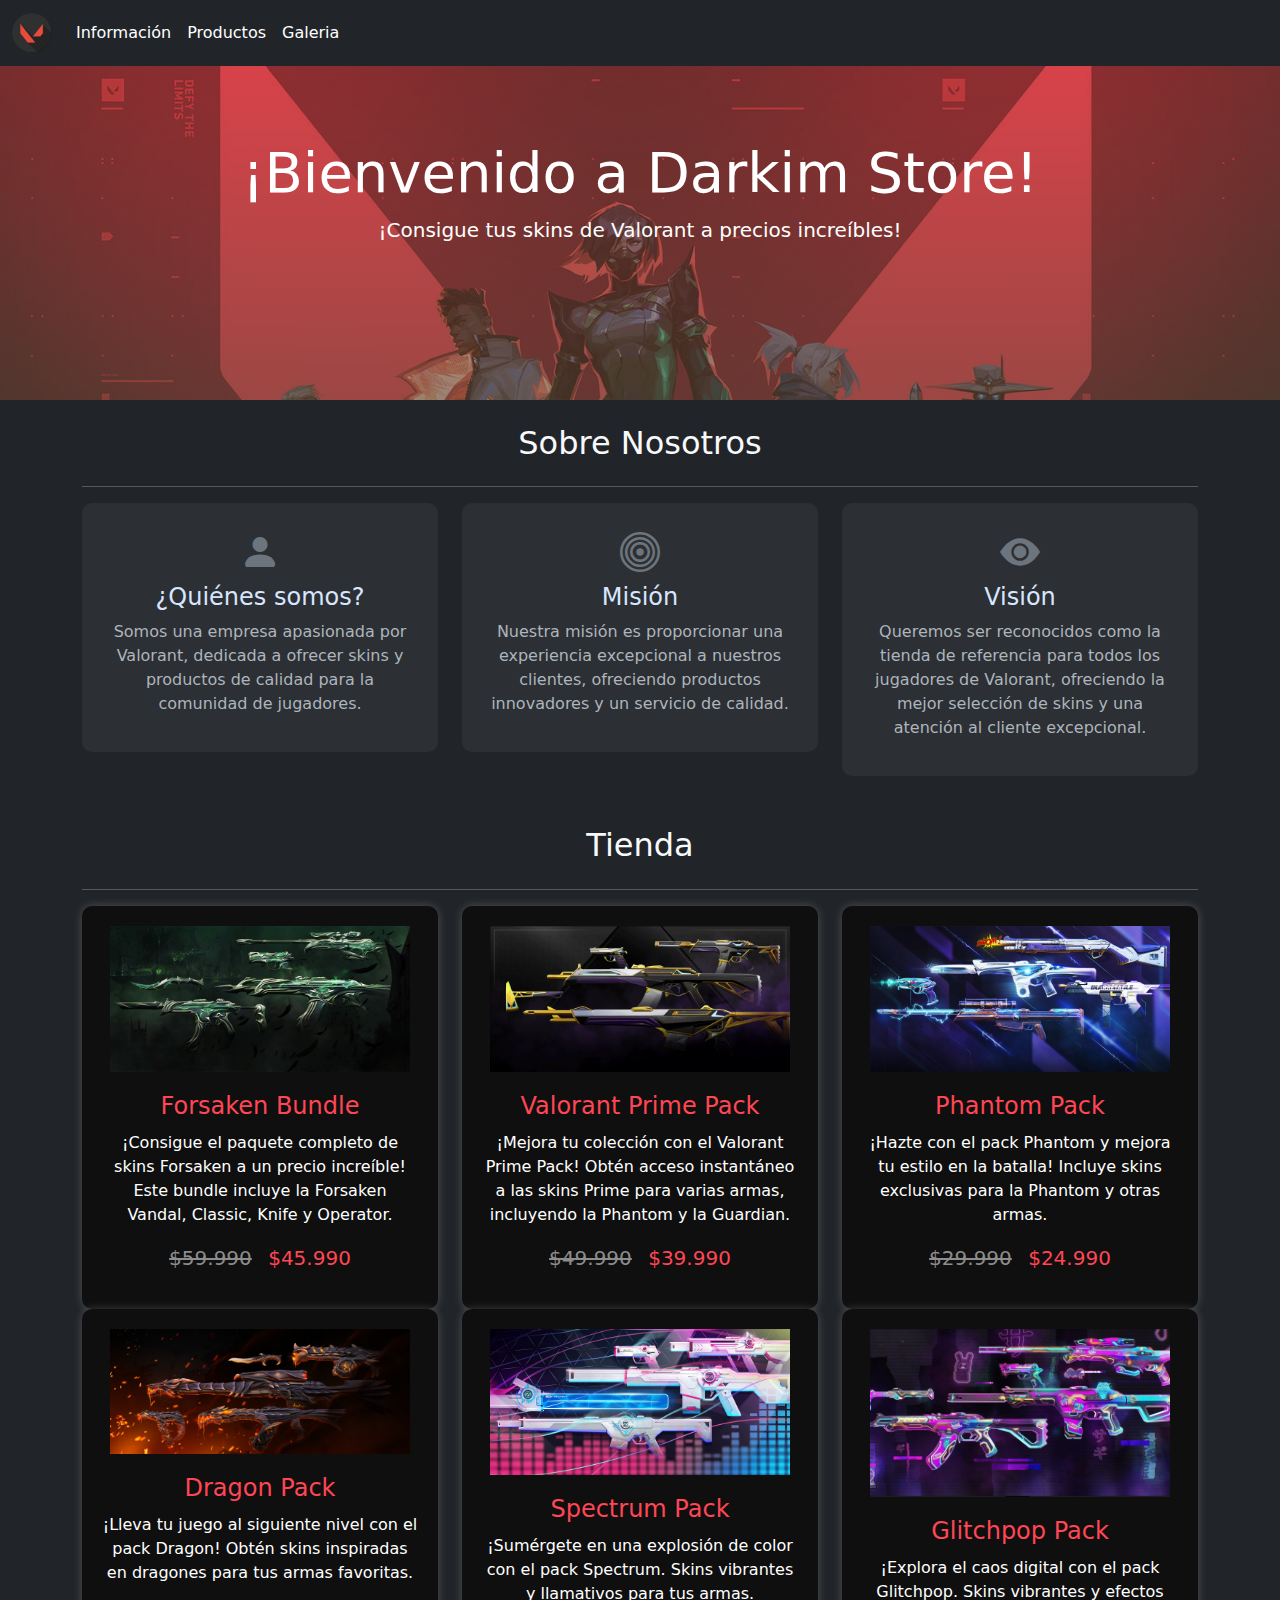
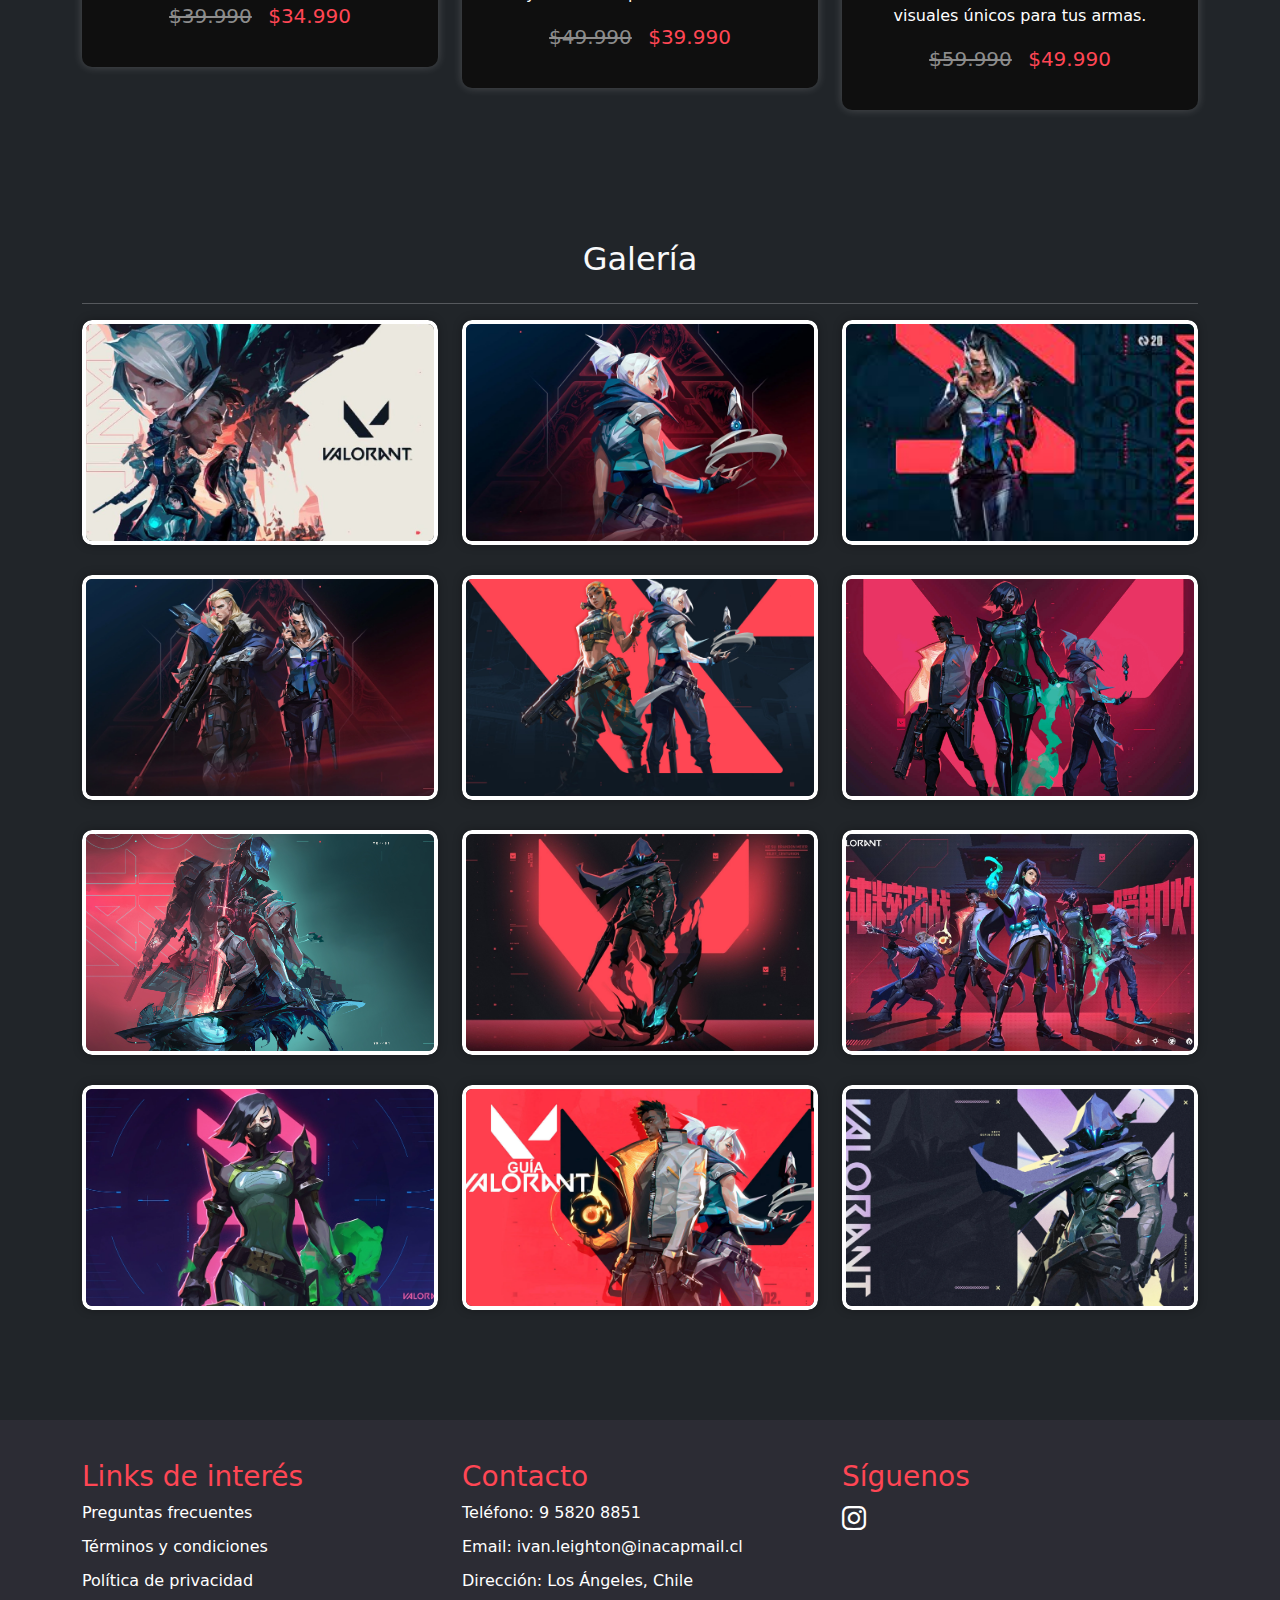
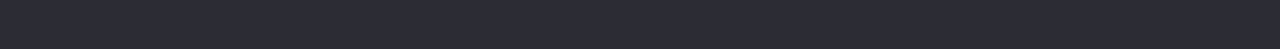
<file: index.html>
<!DOCTYPE html>
<html lang="es">
<head>
    <meta charset="UTF-8">
    <meta http-equiv="X-UA-Compatible" content="IE=edge">
    <meta name="viewport" content="width=device-width, initial-scale=1.0">
    <title>DakrimStore</title>
    <link rel="stylesheet" href="css/bootstrap.min.css">
    <link rel="stylesheet" href="css/style.css">
    <script src="js/bootstrap.bundle.min.js"></script>
    <link rel="icon" type="image/png" href="img/icon.png">
    <link rel="stylesheet" href="https://cdn.jsdelivr.net/npm/bootstrap-icons@1.11.3/font/bootstrap-icons.min.css">
    <style>
        .fakeimg {
          height: 200px;
          background: #aaa;
        }
        </style>
      </head>
      <body>

        <nav class="navbar navbar-expand-sm bg-dark navbar-dark nav">
          <div class="container-fluid">
              <a class="navbar-brand" href="#inicio">
                  <img src="img/icon.png" alt="Avatar Logo" style="width:40px;" class="rounded-pill">
              </a>
              <button class="navbar-toggler" type="button" data-bs-toggle="collapse" data-bs-target="#collapsibleNavbar">
                  <span class="navbar-toggler-icon"></span>
              </button>
              <div class="collapse navbar-collapse" id="collapsibleNavbar">
                  <ul class="navbar-nav">
                      <li class="nav-item">
                          <a class="nav-link" href="#nosotros">Información</a>
                      </li>
                      <li class="nav-item">
                          <a class="nav-link" href="#tienda">Productos</a>
                      </li>
                      <li class="nav-item">
                          <a class="nav-link" href="#galeria">Galeria</a>
                      </li>
                  </ul>
              </div>
          </div>
      </nav>
      
      
      <div class="p-5 fondo texto-hero" id="inicio" style="background-color: #1f2833; color: #ffffff;">
        <h1 class="display-4">¡Bienvenido a Darkim Store!</h1>
        <p class="lead">¡Consigue tus skins de Valorant a precios increíbles!</p> 
    </div>
    <section class="about-section bg-dark text-light" id="nosotros">
      <div class="container">
          <div class="row justify-content-center">
              <div class="col-12 text-center">
                  <br>
                  <h2 class="mb-4">Sobre Nosotros</h2>
                  <hr>
              </div>
              <div class="col-md-4">
                  <div class="info-card">
                        <i class="bi bi-person-fill"></i>
                        <h3>¿Quiénes somos?</h3>
                        <p>Somos una empresa apasionada por Valorant, dedicada a ofrecer skins y productos de calidad para la comunidad de jugadores.</p>
                    </div>
                </div>
                <div class="col-md-4">
                    <div class="info-card">
                        <i class="bi bi-bullseye"></i>
                        <h3>Misión</h3>
                        <p>Nuestra misión es proporcionar una experiencia excepcional a nuestros clientes, ofreciendo productos innovadores y un servicio de calidad.</p>
                    </div>
                </div>
                <div class="col-md-4">
                    <div class="info-card">
                        <i class="bi bi-eye-fill"></i>
                        <h3>Visión</h3>
                        <p>Queremos ser reconocidos como la tienda de referencia para todos los jugadores de Valorant, ofreciendo la mejor selección de skins y una atención al cliente excepcional.</p>
                    </div>
                </div>
            </div>
        </div>
    </section>

    <section class="ofertas-section bg-dark text-light" id="tienda">
      <div class="container">
          <div class="row justify-content-center">
              <div class="col-12 text-center">
                  <h2 class="mb-4">Tienda</h2>
                  <hr>
              </div>
              <div class="col-lg-4 col-md-6">
                <div class="oferta-card">
                      <img src="img/forsaken.png" alt="Icono de oferta">
                      <h3 class="oferta-title">Forsaken Bundle</h3>
                      <p class="oferta-description">¡Consigue el paquete completo de skins Forsaken a un precio increíble! Este bundle incluye la Forsaken Vandal, Classic, Knife y Operator.</p>
                      <p class="oferta-price"><span class="oferta-previous-price">$59.990</span> <span class="oferta-current-price">$45.990</span></p>
                  </div>
              </div>
              <div class="col-lg-4 col-md-6">
                  <div class="oferta-card">
                      <img src="img/prime_pack.png" alt="Icono de oferta">
                      <h3 class="oferta-title">Valorant Prime Pack</h3>
                      <p class="oferta-description">¡Mejora tu colección con el Valorant Prime Pack! Obtén acceso instantáneo a las skins Prime para varias armas, incluyendo la Phantom y la Guardian.</p>
                      <p class="oferta-price"><span class="oferta-previous-price">$49.990</span> <span class="oferta-current-price">$39.990</span></p>
                  </div>
              </div>
              <div class="col-lg-4 col-md-6">
                  <div class="oferta-card">
                      <img src="img/phantom_pack.png" alt="Icono de oferta">
                      <h3 class="oferta-title">Phantom Pack</h3>
                      <p class="oferta-description">¡Hazte con el pack Phantom y mejora tu estilo en la batalla! Incluye skins exclusivas para la Phantom y otras armas.</p>
                      <p class="oferta-price"><span class="oferta-previous-price">$29.990</span> <span class="oferta-current-price">$24.990</span></p>
                  </div>
              </div>
              <div class="col-lg-4 col-md-6">
                  <div class="oferta-card">
                      <img src="img/dragon_pack.png" alt="Icono de oferta">
                      <h3 class="oferta-title">Dragon Pack</h3>
                      <p class="oferta-description">¡Lleva tu juego al siguiente nivel con el pack Dragon! Obtén skins inspiradas en dragones para tus armas favoritas.</p>
                      <p class="oferta-price"><span class="oferta-previous-price">$39.990</span> <span class="oferta-current-price">$34.990</span></p>
                  </div>
              </div>
              <div class="col-lg-4 col-md-6">
                  <div class="oferta-card">
                      <img src="img/spectre_pack.png" alt="Icono de oferta">
                      <h3 class="oferta-title">Spectrum Pack</h3>
                      <p class="oferta-description">¡Sumérgete en una explosión de color con el pack Spectrum. Skins vibrantes y llamativos para tus armas.</p>
                      <p class="oferta-price"><span class="oferta-previous-price">$49.990</span> <span class="oferta-current-price">$39.990</span></p>
                  </div>
              </div>
              <div class="col-lg-4 col-md-6">
                  <div class="oferta-card">
                      <img src="img/cyber_pack.png" alt="Icono de oferta">
                      <h3 class="oferta-title">Glitchpop Pack</h3>
                      <p class="oferta-description">¡Explora el caos digital con el pack Glitchpop. Skins vibrantes y efectos visuales únicos para tus armas.</p>
                      <p class="oferta-price"><span class="oferta-previous-price">$59.990</span> <span class="oferta-current-price">$49.990</span></p>
                  </div>
              </div>
          </div>
      </div>
  </section>
  
  

  <section class="galeria-section bg-dark text-light" id="galeria">
    <div class="container">
        <div class="row">
            <div class="col-12 text-center">
                <h2 class="mb-4">Galería</h2>
                <hr>
            </div>
            <div class="col-md-4">
              <div class="galeria-item">
                    <img src="img/1.png" alt="Valorant Intro">
                </div>
            </div>
            <div class="col-md-4">
                <div class="galeria-item">
                    <img src="img/2.png" alt="Imagen 2">
                </div>
            </div>
            <div class="col-md-4">
                <div class="galeria-item">
                    <img src="img/3.png" alt="Imagen 3">
                </div>
            </div>
            <div class="col-md-4">
                <div class="galeria-item">
                    <img src="img/4.png" alt="Imagen 3">
                </div>
            </div>
            <div class="col-md-4">
                <div class="galeria-item">
                    <img src="img/5.png" alt="Imagen 3">
                </div>
            </div>
            <div class="col-md-4">
                <div class="galeria-item">
                    <img src="img/6.png" alt="Imagen 3">
                </div>
            </div>
            <div class="col-md-4">
                <div class="galeria-item">
                    <img src="img/7.png" alt="Imagen 3">
                </div>
            </div>
            <div class="col-md-4">
                <div class="galeria-item">
                    <img src="img/8.png" alt="Imagen 3">
                </div>
            </div>
            <div class="col-md-4">
                <div class="galeria-item">
                    <img src="img/9.png" alt="Imagen 3">
                </div>
            </div>
            <div class="col-md-4">
                <div class="galeria-item">
                    <img src="img/10.png" alt="Imagen 3">
                </div>
            </div>
            <div class="col-md-4">
                <div class="galeria-item">
                    <img src="img/11.png" alt="Imagen 3">
                </div>
            </div>
            <div class="col-md-4">
                <div class="galeria-item">
                    <img src="img/12.png" alt="Imagen 3">
                </div>
            </div>
        </div>
    </div>
</section>

<footer class="footer">
  <div class="container">
      <div class="row">
          <div class="col-md-4">
              <h3>Links de interés</h3>
              <ul>
                  <li><a href="proximamente.html">Preguntas frecuentes</a></li>
                  <li><a href="proximamente.html">Términos y condiciones</a></li>
                  <li><a href="proximamente.html">Política de privacidad</a></li>
              </ul>
          </div>
          <div class="col-md-4">
              <h3>Contacto</h3>
              <ul>
                  <li>Teléfono: 9 5820 8851</li>
                  <li>Email: ivan.leighton@inacapmail.cl</li>
                  <li>Dirección: Los Ángeles, Chile</li>
              </ul>
          </div>
          <div class="col-md-4">
              <h3>Síguenos</h3>
              <ul class="social-links">
                  
                  <li><a href="https://www.instagram.com/iivqn.m" target="_blank"><i class="bi bi-instagram"></i></a></li>
              </ul>
          </div>
      </div>
  </div>
</footer>

      
      </body>
      </html>
</file>
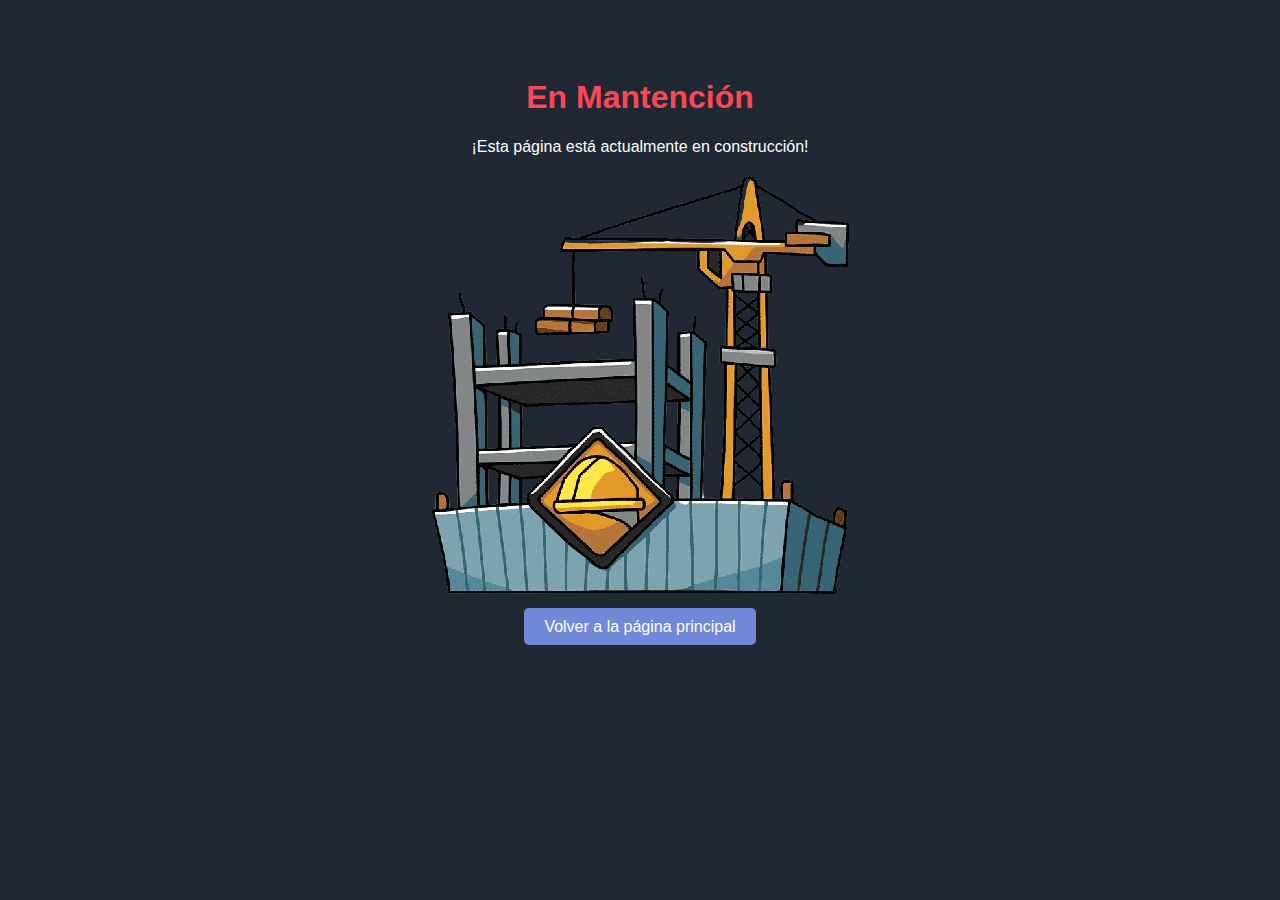
<file: proximamente.html>
<!DOCTYPE html>
<html lang="es">
<head>
    <meta charset="UTF-8">
    <meta http-equiv="X-UA-Compatible" content="IE=edge">
    <meta name="viewport" content="width=device-width, initial-scale=1.0">
    <title>En Construcción</title>
    <style>
        body {
            font-family: Arial, sans-serif;
            background-color: #1f2833; /* Color de fondo similar al de Valorant */
            color: #ffffff; /* Color de texto blanco */
            text-align: center;
            padding-top: 50px;
        }
        .container {
            max-width: 600px;
            margin: 0 auto;
        }
        h1 {
            color: #ff4654; /* Color rojo Valorant */
        }
        p {
            margin-bottom: 20px;
        }
        img {
            max-width: 100%;
            height: auto;
            margin-bottom: 20px;
        }
        .btn {
            background-color: #7289da; /* Color de botón similar al de Valorant */
            color: #ffffff; /* Color de texto blanco */
            padding: 10px 20px;
            border: none;
            border-radius: 5px;
            text-decoration: none;
            cursor: pointer;
            transition: background-color 0.3s;
        }
        .btn:hover {
            background-color: #677bc4; /* Color de botón al pasar el cursor */
        }
    </style>
</head>
<body>
    <div class="container">
        <h1>En Mantención</h1>
        <p>¡Esta página está actualmente en construcción!</p>
        <img src="img/Soon.png" alt="En Mantención">
        <a href="index.html" class="btn">Volver a la página principal</a>
    </div>
</body>
</html>
</file>
<file: css/style.css>
.fondo{
    background-color: burlywood;
}

.fondo{
    background-image: linear-gradient(rgba(200, 60, 50, 0.5), rgba(20, 80, 50, 0.8)), url("/img/background.png");
    background-color: #212121; 
    height: 650px;
    width: 100%;
    background-repeat: no-repeat;
    background-size: cover;
    background-position: center;
    background-attachment: fixed;
    overflow: hidden;
 }

.texto-hero{
    color: #FFFFFF;
    height: 400px;
    display: flex;
    flex-direction: column;
    justify-content: center;
    align-items: center;
}
.info {
    background-color: #2E2E2E; 
    color: #FF4654; 
}


.contenedor{
    width: 100%;
    margin: auto;
    padding: 80px 0;
}

.nav{
    width: 100%;
    position: fixed;
    background-color: #0F0F0F;
}

.contenedor-card{
    display:flex;
    width: 100%;
    justify-content: space-evenly;
    flex-wrap: wrap;
}
.card{
    width: 25%;
    text-align: center;
    box-shadow: 0 0 5px 0 rgb(255, 255, 255, 0.5);
    border-radius: 10px;
    background-color: #0F0F0F;
    color: #FFFFFF;
}

.card2{
    width: 50%;
    text-align: center;
    box-shadow: 0 0 5px 0 rgb(214, 26, 26);
    border-radius: 10px;
    background-color: rgba(150, 131, 131, 0.171);
}

.titulo-info{
    font-size: 40px;
    text-align: center;
    margin-bottom: 30px;
    color: #FF4654;
}

.d1{
    background-color: rgba(21, 22, 22, 0.788);
}

.navbar-dark .navbar-nav .nav-link {
    color: #FFFFFF;
}

.navbar-dark .navbar-nav .nav-link:hover {
    color: #FF4654; 
}

.ofertas-section {
    background-color: #1F1F1F;
    padding: 50px 0;
}

.oferta-card {
    background-color: #0F0F0F;
    border-radius: 10px;
    padding: 20px;
    text-align: center;
    box-shadow: 0 0 10px rgba(255, 255, 255, 0.2);
    transition: transform 0.3s ease;
}

.oferta-card:hover {
    transform: translateY(-5px);
}

.oferta-card img {
    width: 300px;
}

.oferta-title {
    color: #FF4654;
    font-size: 24px;
    margin-top: 20px;
}

.oferta-description {
    color: #FFFFFF; 
    font-size: 16px;
    margin-top: 10px;
}

.oferta-price {
    color: #FFFFFF; 
    font-size: 20px;
    margin-top: 10px;
}

.oferta-previous-price {
    color: #8C8C8C; 
    text-decoration: line-through; 
    margin-right: 10px; 
}

.oferta-current-price {
    color: #FF4654; 
}

.informacion-section {
    background-color: #202225;
    padding: 80px 0; 
}

.info-card {
    text-align: center; 
    padding: 20px; 
    border-radius: 10px; 
    background-color: #2c2f33; 
}

.info-card i {
    font-size: 40px; 
    color: #6c757d; 
    margin-bottom: 20px;
}

.info-card h3 {
    color: #d7e6ff; 
    font-size: 24px;
}

.info-card p {
    color: #adb5bd;
}

.galeria-item {
    margin-bottom: 30px;
    overflow: hidden;
    border-radius: 10px;
    box-shadow: 0px 0px 10px rgba(0, 0, 0, 0.3);
}

.galeria-item img {
    border: 4px solid #ffffff; 
    border-radius: 6px; 
    transition: transform 0.3s ease;
    width: 100%; 
    height: 225px;
    max-width: 100%; 
    max-height: 300px; 
    object-fit: cover;
}

.galeria-item:hover img {
    transform: scale(1.1);
}

.galeria-section {
    background-color: #202225;
    padding: 80px 0;
}

.galeria-item {
    background-color: #2c2f33;
}

.galeria-item img {
    border-radius: 10px;
}

.footer {
    background-color: #2C2C34;
    color: #FFFFFF;
    padding: 40px 0;
}

.footer h3 {
    color: #FF4654;
}

.footer ul {
    list-style-type: none;
    padding: 0;
}

.footer ul li {
    margin-bottom: 10px;
}

.footer ul li a {
    color: #FFFFFF;
    text-decoration: none;
}

.social-links {
    list-style-type: none;
    padding: 0;
}

.social-links li {
    display: inline-block;
    margin-right: 10px;
}

.social-links li a {
    color: #FFFFFF;
    text-decoration: none;
    font-size: 24px;
}

.footer ul li a {
    color: #FFFFFF;
    text-decoration: none;
    transition: color 0.3s;
}

.footer ul li a:hover {
    color: #FF4654;
}
</file>
